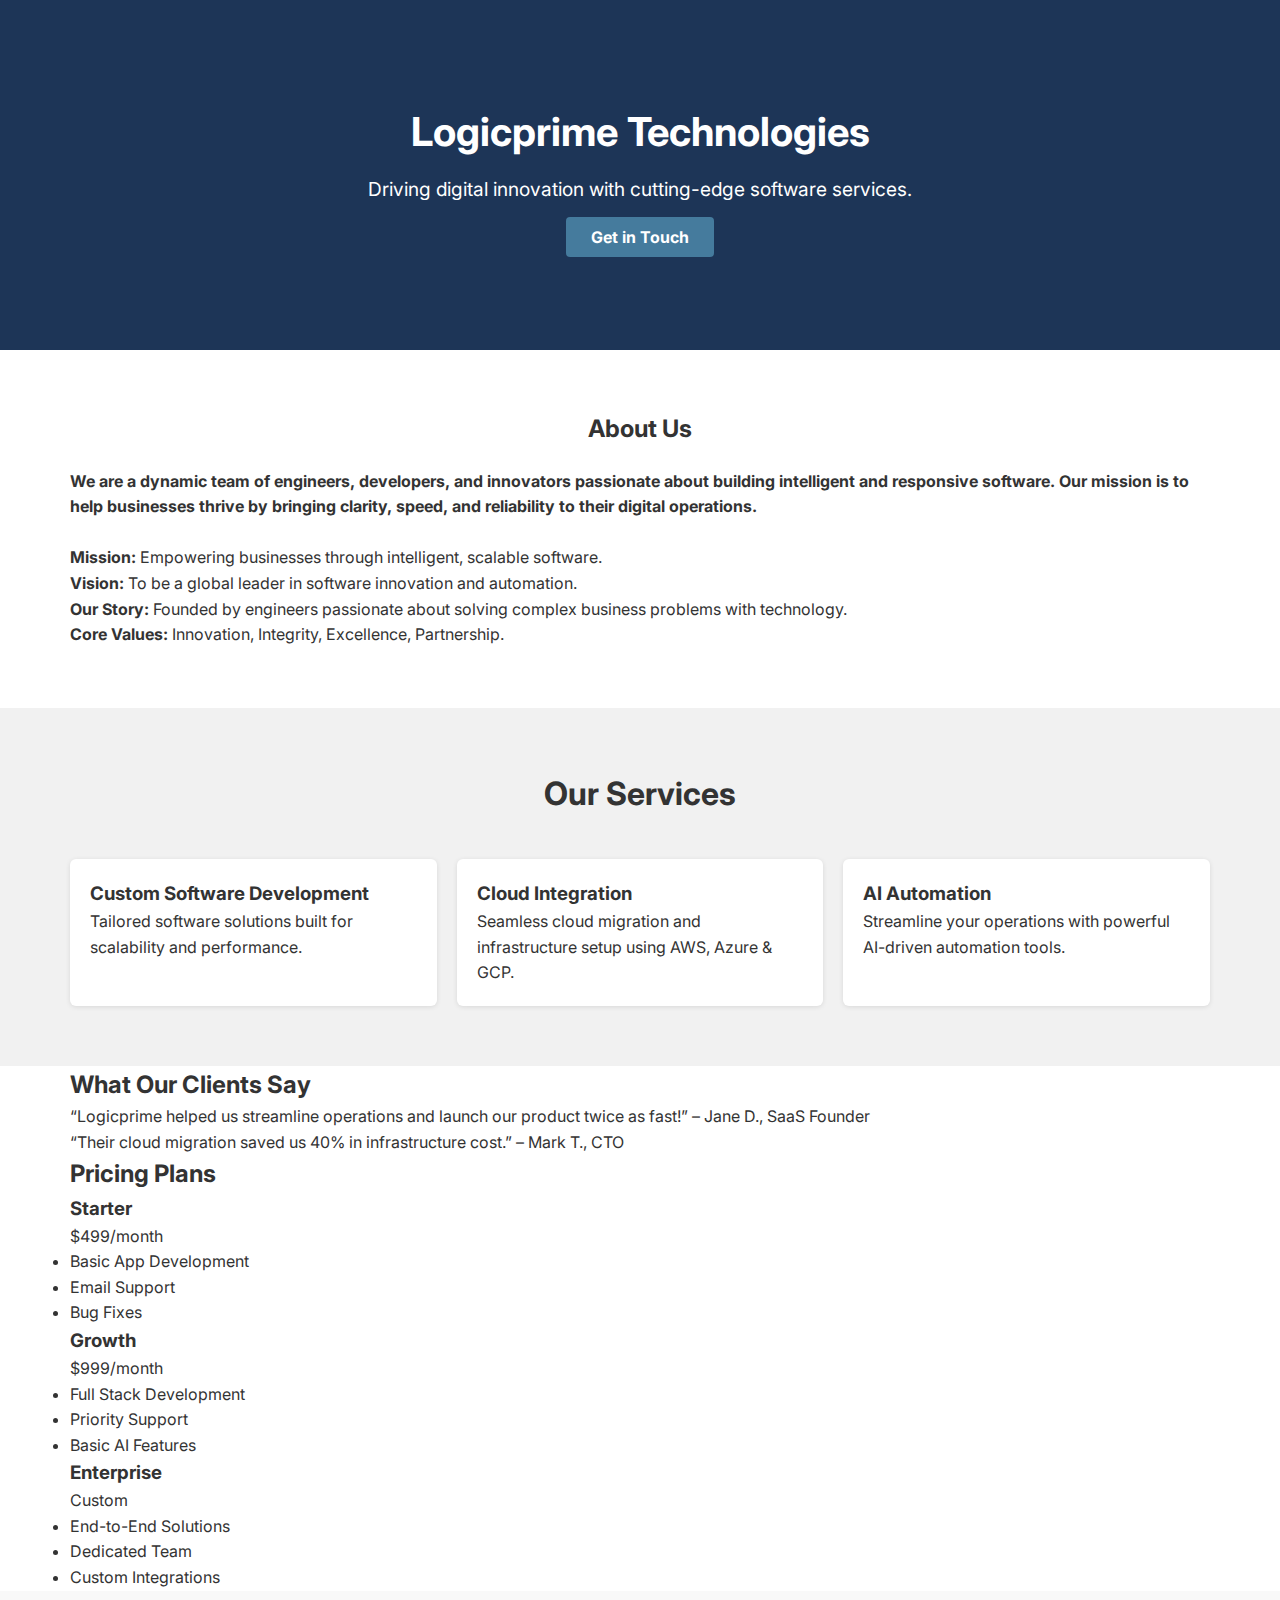
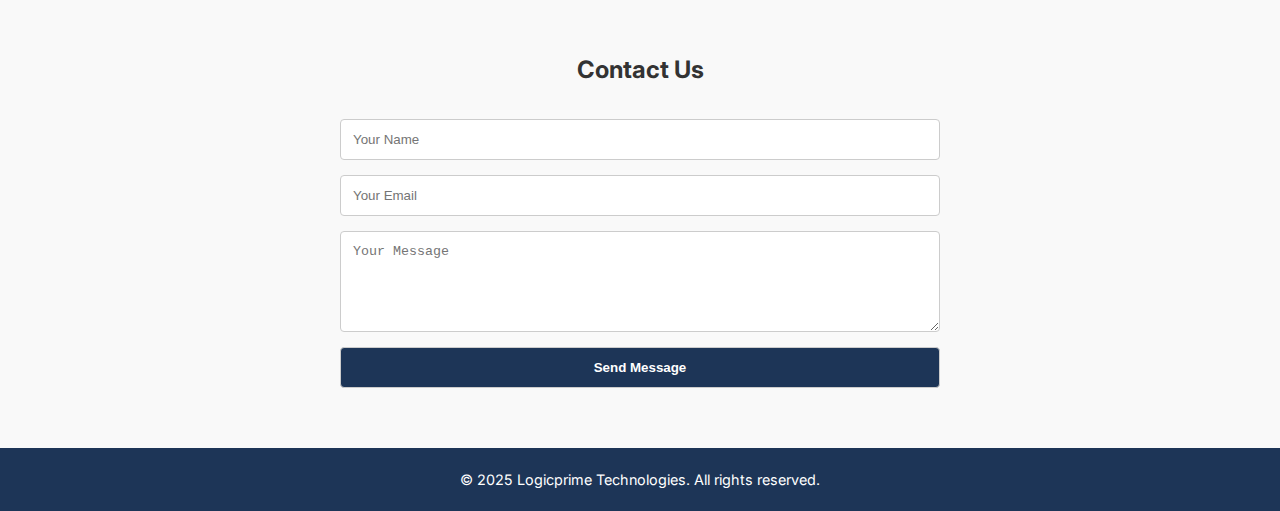
<file: index.html>
<!DOCTYPE html>
<html lang="en">
<head>
  <meta charset="UTF-8" />
  <meta name="viewport" content="width=device-width, initial-scale=1.0">
  <title>Logicprime Technologies</title>
  <link href="https://fonts.googleapis.com/css2?family=Inter:wght@400;600&display=swap" rel="stylesheet">
  <link rel="stylesheet" href="style.css">
</head>
<body>

  <!-- Hero Section -->
  <header class="hero">
    <div class="container">
      <h1>Logicprime Technologies</h1>
      <p>Driving digital innovation with cutting-edge software services.</p>
      <a href="#contact" class="btn">Get in Touch</a>
    </div>
  </header>

    <!-- About Section -->
  <section class="about" id="about">
    <div class="container">
      <h2>About Us</h2>
      <p><strong>We are a dynamic team of engineers, developers, and innovators passionate about building intelligent and responsive software. Our mission is to help businesses thrive by bringing clarity, speed, and reliability to their digital operations.</strong></p>
      <br><p><strong>Mission:</strong> Empowering businesses through intelligent, scalable software.</p>
      <p><strong>Vision:</strong> To be a global leader in software innovation and automation.</p>
      <p><strong>Our Story:</strong> Founded by engineers passionate about solving complex business problems with technology.</p>
      <p><strong>Core Values:</strong> Innovation, Integrity, Excellence, Partnership.</p>
    </div>
  </section>

  <!-- Services Section -->
  <section class="services" id="services">
    <div class="container">
      <h2>Our Services</h2>
      <div class="service-cards">
        <div class="card">
          <h3>Custom Software Development</h3>
          <p>Tailored software solutions built for scalability and performance.</p>
        </div>
        <div class="card">
          <h3>Cloud Integration</h3>
          <p>Seamless cloud migration and infrastructure setup using AWS, Azure & GCP.</p>
        </div>
        <div class="card">
          <h3>AI Automation</h3>
          <p>Streamline your operations with powerful AI-driven automation tools.</p>
        </div>
      </div>
    </div>
  </section>

 <!-- Case Studies / Testimonials -->
  <section class="testimonials" id="testimonials">
    <div class="container">
      <h2>What Our Clients Say</h2>
      <blockquote>“Logicprime helped us streamline operations and launch our product twice as fast!” – Jane D., SaaS Founder</blockquote>
      <blockquote>“Their cloud migration saved us 40% in infrastructure cost.” – Mark T., CTO</blockquote>
    </div>
  </section>

  <!-- Pricing -->
  <section class="pricing" id="pricing">
    <div class="container">
      <h2>Pricing Plans</h2>
      <div class="pricing-table">
        <div class="plan">
          <h3>Starter</h3>
          <p>$499/month</p>
          <ul>
            <li>Basic App Development</li>
            <li>Email Support</li>
            <li>Bug Fixes</li>
          </ul>
        </div>
        <div class="plan featured">
          <h3>Growth</h3>
          <p>$999/month</p>
          <ul>
            <li>Full Stack Development</li>
            <li>Priority Support</li>
            <li>Basic AI Features</li>
          </ul>
        </div>
        <div class="plan">
          <h3>Enterprise</h3>
          <p>Custom</p>
          <ul>
            <li>End-to-End Solutions</li>
            <li>Dedicated Team</li>
            <li>Custom Integrations</li>
          </ul>
        </div>
      </div>
    </div>
  </section>

  <!-- Contact Section -->
  <section class="contact" id="contact">
    <div class="container">
      <h2>Contact Us</h2>
      <form>
        <input type="text" placeholder="Your Name" required>
        <input type="email" placeholder="Your Email" required>
        <textarea placeholder="Your Message" rows="5" required></textarea>
        <button type="submit">Send Message</button>
      </form>
    </div>
  </section>

  <!-- Footer -->
  <footer class="footer">
    <div class="container">
      <p>&copy; 2025 Logicprime Technologies. All rights reserved.</p>
    </div>
  </footer>

</body>
</html>
</file>
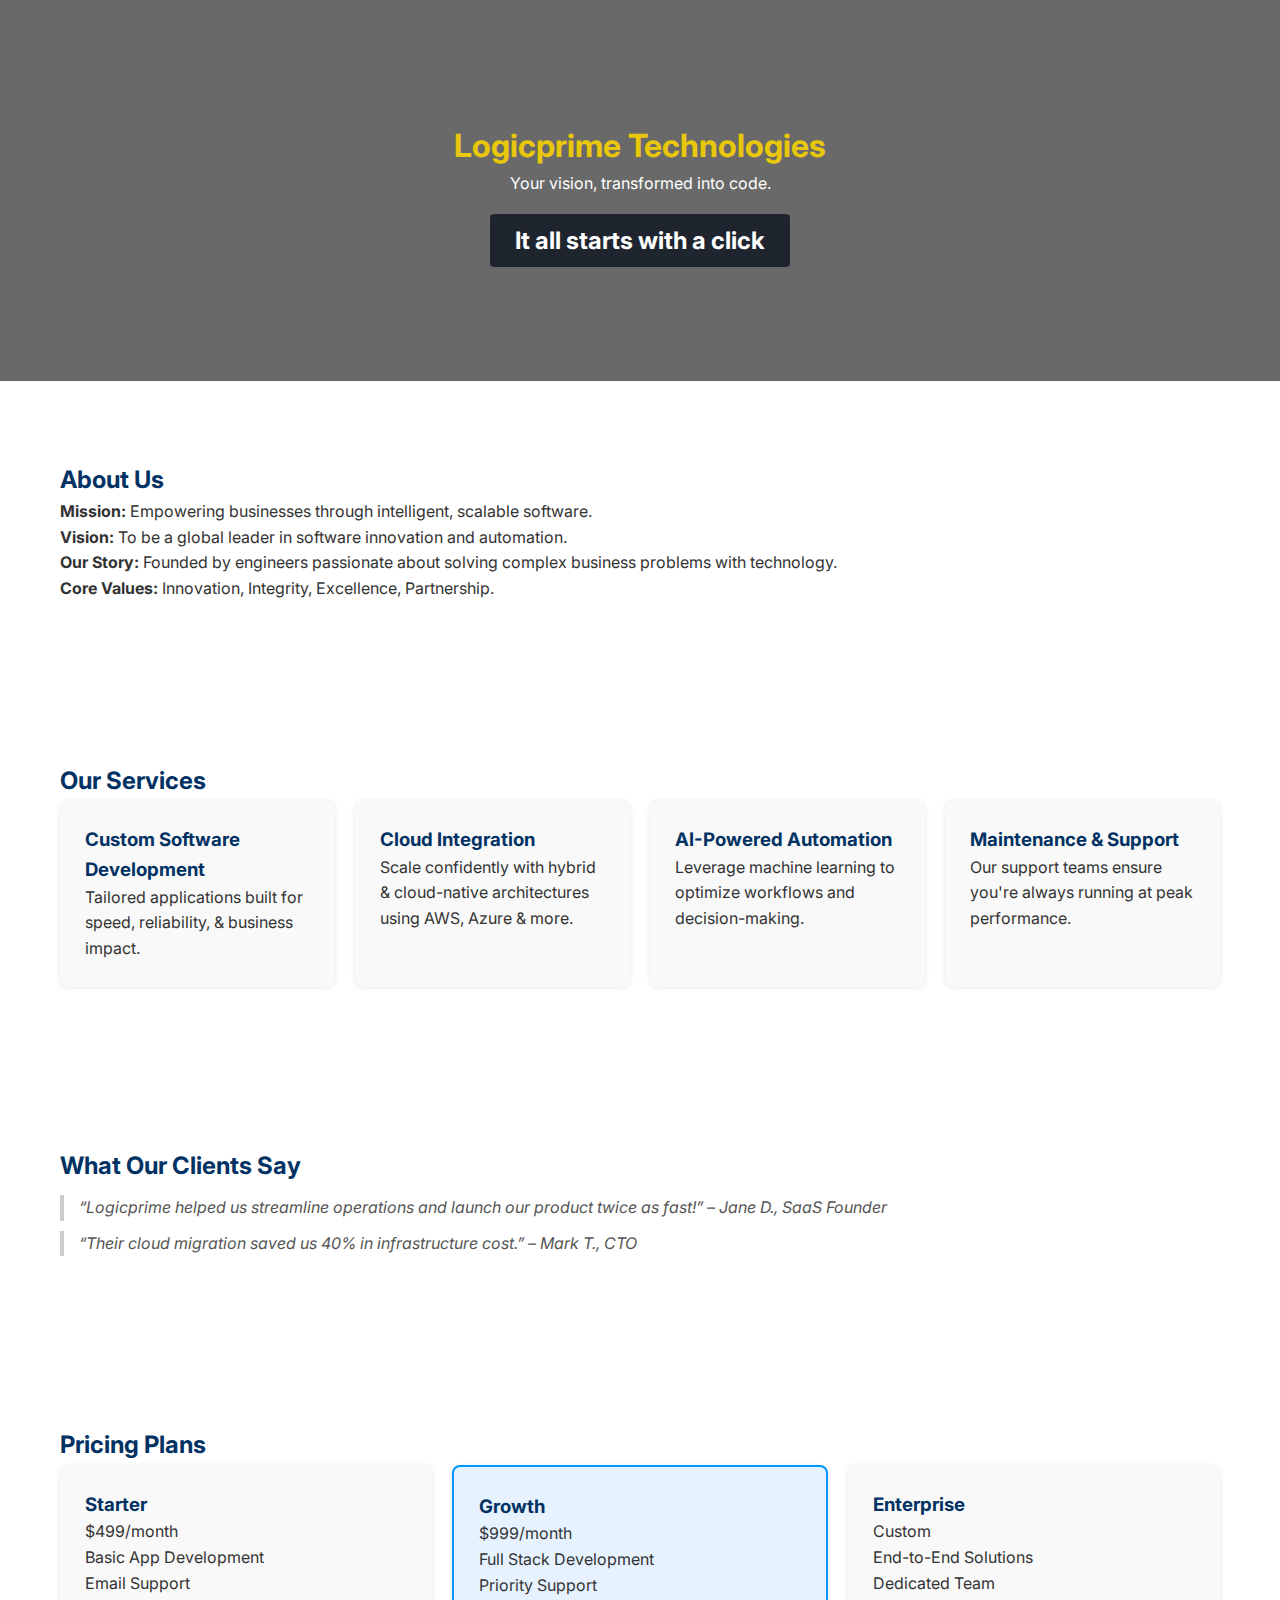
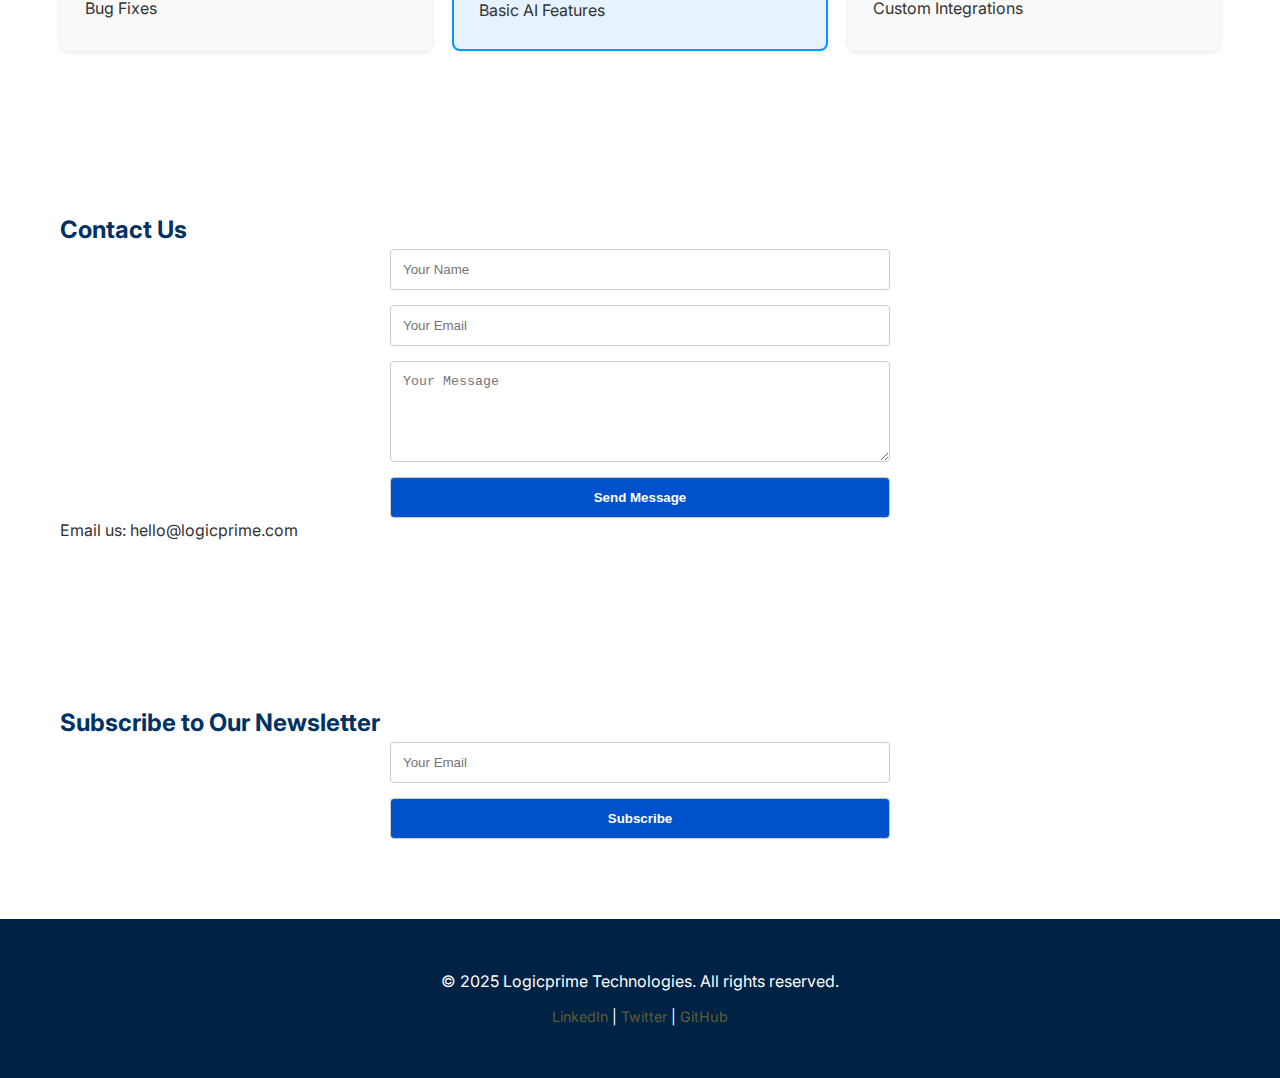
<file: index1.html>
<!DOCTYPE html>
<html lang="en">
<head>
  <meta charset="UTF-8" />
  <meta name="viewport" content="width=device-width, initial-scale=1.0" />
  <meta name="description" content="Logicprime Technologies - Custom Software, Cloud & AI Automation Solutions">
  <meta name="keywords" content="Logicprime, Software Development, Cloud, AI, Automation, IT Services">
  <meta name="author" content="Logicprime Technologies">
  <title>Logicprime Technologies</title>
  <link rel="stylesheet" href="style1.css" />
  <link href="https://fonts.googleapis.com/css2?family=Inter:wght@400;600&display=swap" rel="stylesheet" />
</head>
<body>

  <!-- Header -->
  <header class="hero">
    <div class="container ">
      <h1>Logicprime Technologies</h1>
      <p>Your vision, transformed into code.</p>
      <br><h2><a href="#contact" class="btn">It all starts with a click</a></h2></p>
    </div>
  </header>

  <!-- About -->
  <section class="about" id="about">
    <div class="container">
      <h2>About Us</h2>
      <p><strong>Mission:</strong> Empowering businesses through intelligent, scalable software.</p>
      <p><strong>Vision:</strong> To be a global leader in software innovation and automation.</p>
      <p><strong>Our Story:</strong> Founded by engineers passionate about solving complex business problems with technology.</p>
      <p><strong>Core Values:</strong> Innovation, Integrity, Excellence, Partnership.</p>
    </div>
  </section>

  <!-- Services -->
  <section class="services" id="services">
    <div class="container">
      <h2>Our Services</h2>
      <div class="service-cards">
        <div class="card">
          <h3>Custom Software Development</h3>
          <p>Tailored applications built for speed, reliability, & business impact.</p>
        </div>
        <div class="card">
          <h3>Cloud Integration</h3>
          <p>Scale confidently with hybrid & cloud-native architectures using AWS, Azure & more.</p>
        </div>
        <div class="card">
          <h3>AI-Powered Automation</h3>
          <p>Leverage machine learning to optimize workflows and decision-making.</p>
        </div>
        <div class="card">
          <h3>Maintenance & Support</h3>
          <p>Our support teams ensure you're always running at peak performance.</p>
        </div>
      </div>
    </div>
  </section>

  <!-- Case Studies / Testimonials -->
  <section class="testimonials" id="testimonials">
    <div class="container">
      <h2>What Our Clients Say</h2>
      <blockquote>“Logicprime helped us streamline operations and launch our product twice as fast!” – Jane D., SaaS Founder</blockquote>
      <blockquote>“Their cloud migration saved us 40% in infrastructure cost.” – Mark T., CTO</blockquote>
    </div>
  </section>

  <!-- Pricing -->
  <section class="pricing" id="pricing">
    <div class="container">
      <h2>Pricing Plans</h2>
      <div class="pricing-table">
        <div class="plan">
          <h3>Starter</h3>
          <p>$499/month</p>
          <ul>
            <li>Basic App Development</li>
            <li>Email Support</li>
            <li>Bug Fixes</li>
          </ul>
        </div>
        <div class="plan featured">
          <h3>Growth</h3>
          <p>$999/month</p>
          <ul>
            <li>Full Stack Development</li>
            <li>Priority Support</li>
            <li>Basic AI Features</li>
          </ul>
        </div>
        <div class="plan">
          <h3>Enterprise</h3>
          <p>Custom</p>
          <ul>
            <li>End-to-End Solutions</li>
            <li>Dedicated Team</li>
            <li>Custom Integrations</li>
          </ul>
        </div>
      </div>
    </div>
  </section>

  <!-- Contact Form -->
  <section class="contact" id="contact">
    <div class="container">
      <h2>Contact Us</h2>
      <form>
        <input type="text" placeholder="Your Name" required />
        <input type="email" placeholder="Your Email" required />
        <textarea placeholder="Your Message" rows="5" required></textarea>
        <button type="submit">Send Message</button>
      </form>
      <p>Email us: hello@logicprime.com</p>
    </div>
  </section>

  <!-- Newsletter -->
  <section class="newsletter">
    <div class="container">
      <h2>Subscribe to Our Newsletter</h2>
      <form>
        <input type="email" placeholder="Your Email" required />
        <button type="submit">Subscribe</button>
      </form>
    </div>
  </section>

  <!-- Footer -->
  <footer class="footer">
    <div class="container">
      <p>&copy; 2025 Logicprime Technologies. All rights reserved.</p>
      <div class="social">
        <a href="#">LinkedIn</a> |
        <a href="#">Twitter</a> |
        <a href="#">GitHub</a>
      </div>
    </div>
  </footer>

</body>
</html>
</file>
<file: style.css>
/* Base styles */
* {
  margin: 0;
  padding: 0;
  box-sizing: border-box;
}

body {
  font-family: 'Inter', sans-serif;
  line-height: 1.6;
  color: #333;
  background-color: #fff;
}

/* Layout helpers */
.container {
  width: 90%;
  max-width: 1140px;
  margin: auto;
}

/* Hero section */
.hero {
  background-color: #1d3557;
  color: white;
  padding: 100px 20px;
  text-align: center;
}

.hero h1 {
  font-size: 2.5rem;
  margin-bottom: 10px;
}

.hero p {
  font-size: 1.2rem;
  margin-bottom: 20px;
}

.btn {
  padding: 10px 25px;
  background-color: #457b9d;
  color: white;
  text-decoration: none;
  font-weight: bold;
  border-radius: 4px;
}

/* Services section */
.services {
  padding: 60px 0;
  background-color: #f1f1f1;
}

.services h2 {
  text-align: center;
  margin-bottom: 40px;
  font-size: 2rem;
}

.service-cards {
  display: flex;
  flex-wrap: wrap;
  justify-content: space-around;
  gap: 20px;
}

.card {
  background-color: white;
  padding: 20px;
  border-radius: 6px;
  box-shadow: 0 1px 5px rgba(0,0,0,0.1);
  flex: 1 1 300px;
}

/* About section */
.about {
  padding: 60px 0;
}

.about h2 {
  text-align: center;
  margin-bottom: 20px;
}

/* Contact section */
.contact {
  padding: 60px 0;
  background-color: #f9f9f9;
}

.contact h2 {
  text-align: center;
  margin-bottom: 30px;
}

form {
  display: flex;
  flex-direction: column;
  max-width: 600px;
  margin: auto;
  gap: 15px;
}

input, textarea, button {
  padding: 12px;
  border: 1px solid #ccc;
  border-radius: 4px;
}

button {
  background-color: #1d3557;
  color: white;
  font-weight: bold;
  cursor: pointer;
}

/* Footer */
.footer {
  background-color: #1d3557;
  color: white;
  text-align: center;
  padding: 20px;
  font-size: 0.9rem;
}

/* Responsive */
@media screen and (max-width: 768px) {
  .service-cards {
    flex-direction: column;
    align-items: center;
  }

  .hero h1 {
    font-size: 2rem;
  }
}
</file>
<file: style1.css>
/* Base styles */
* {
  margin: 0;
  padding: 0;
  box-sizing: border-box;
}

body {
  font-family: 'Inter', sans-serif;
  color: #333;  
  background-color: #fff;
  line-height: 1.6;
}

.container {
  max-width: 1200px;
  margin: auto;
  padding: 20px;
  overflow: visible;
  height:auto;
}

h1 {
  color: #e8c70c;
}

h2, h3 {
  color: #013263;
}

a {
  color: #5c5d32;
  text-decoration: none;
}

.btn {
  background: #1f252f;
  color: #fff;
  padding: 12px 25px;
  border-radius: 4px;
  font-weight: bold;
}

/* Hero */
.hero {
  background-color: #424243cb;
  color: white;
  text-align: center;
  padding: 100px 20px;
}

/* Sections */
section {
  padding: 60px 0;
}

.services .service-cards,
.pricing-table {
  display: flex;
  flex-wrap: wrap;
  gap: 20px;
}

.card, .plan {
  background: #f9f9f9;
  padding: 25px;
  border-radius: 8px;
  box-shadow: 0 1px 5px rgba(0,0,0,0.1);
  flex: 1;
}

.plan.featured {
  background: #e6f2ff;
  border: 2px solid #0099ff;
}

ul {
  list-style: none;
  padding-left: 0;
}

.contact form,
.newsletter form {
  display: flex;
  flex-direction: column;
  gap: 15px;
  max-width: 500px;
  margin: auto;
}

input, textarea, button {
  padding: 12px;
  border: 1px solid #ccc;
  border-radius: 4px;
}

button {
  background-color: #0052cc;
  color: white;
  font-weight: bold;
  cursor: pointer;
}

.footer {
  text-align: center;
  background-color: #002244;
  color: white;
  padding: 30px 0;
}

.footer .social {
  margin-top: 10px;
  font-size: 0.9rem;
}

blockquote {
  font-style: italic;
  margin: 10px 0;
  border-left: 4px solid #ccc;
  padding-left: 15px;
  color: #555;
}

@media (max-width: 768px) {
  .services .service-cards,
  .pricing-table {
    flex-direction: column;
  }

  .hero h1 {
    font-size: 2rem;
  }
}
</file>
